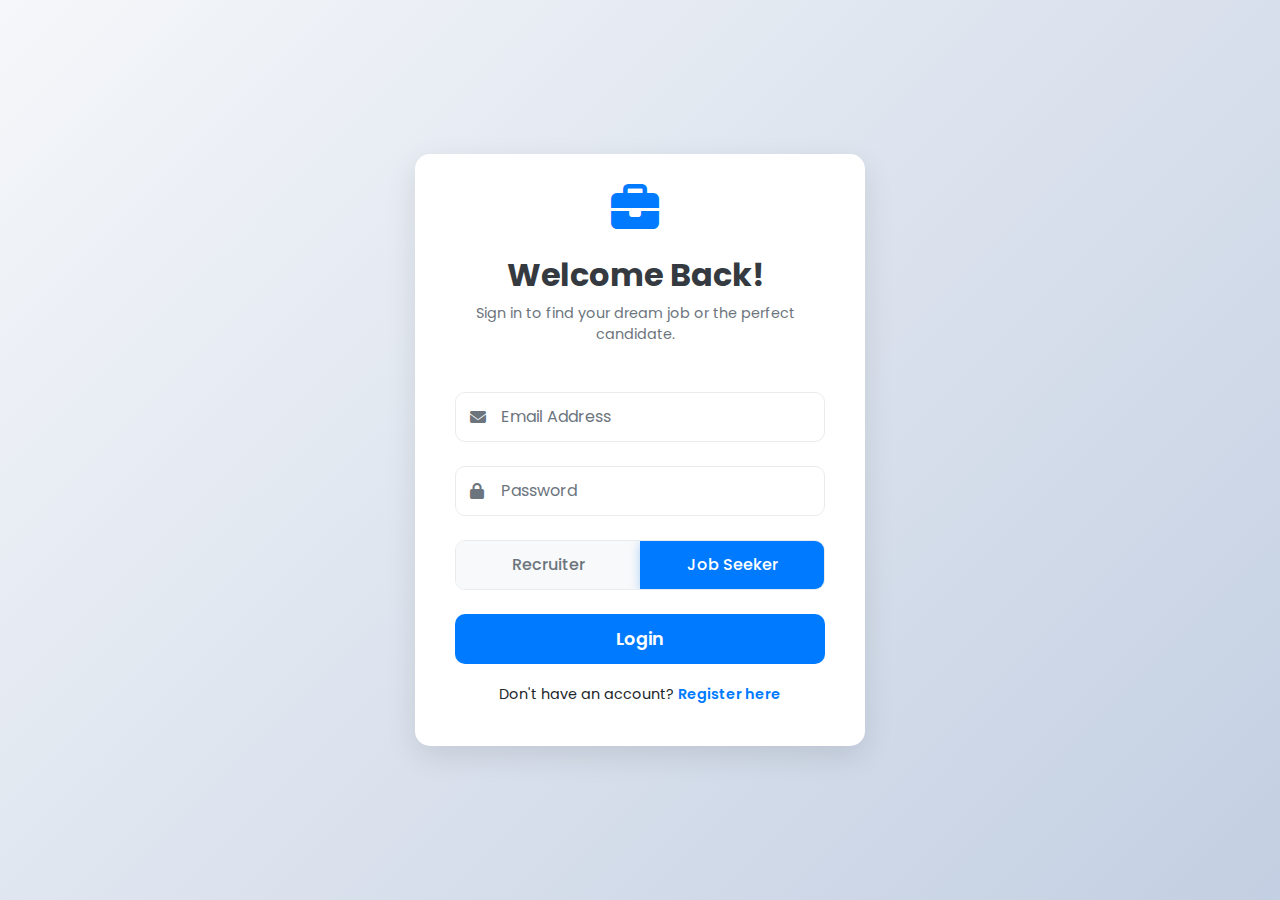
<file: templates/login.html>
<!DOCTYPE html>
<html lang="en">
<head>
    <meta charset="UTF-8">
    <meta name="viewport" content="width=device-width, initial-scale=1.0">
    <title>Login - JobGenie</title>
    
    <!-- Bootstrap CSS (Still useful for grid and base styles) -->
    <link href="https://stackpath.bootstrapcdn.com/bootstrap/4.5.2/css/bootstrap.min.css" rel="stylesheet">
    
    <!-- Font Awesome for Icons -->
    <link rel="stylesheet" href="https://cdnjs.cloudflare.com/ajax/libs/font-awesome/6.1.1/css/all.min.css">

    <!-- Google Fonts -->
    <link rel="preconnect" href="https://fonts.googleapis.com">
    <link rel="preconnect" href="https://fonts.gstatic.com" crossorigin>
    <link href="https://fonts.googleapis.com/css2?family=Poppins:wght@400;500;600;700&display=swap" rel="stylesheet">

    <style>
        :root {
            --primary-color: #007bff;
            --primary-hover-color: #0056b3;
            --light-gray-color: #f8f9fa;
            --medium-gray-color: #e9ecef;
            --dark-text-color: #343a40;
            --light-text-color: #6c757d;
        }

        body {
            font-family: 'Poppins', sans-serif;
            background: linear-gradient(135deg, #f5f7fa 0%, #c3cfe2 100%);
            display: flex;
            justify-content: center;
            align-items: center;
            min-height: 100vh;
            padding: 20px;
        }

        .login-card {
            width: 100%;
            width: 450px;
            background-color: #ffffff;
            border-radius: 15px;
            box-shadow: 0 10px 30px rgba(0, 0, 0, 0.1);
            overflow: hidden;
            animation: fadeIn 0.5s ease-in-out;
        }

        @keyframes fadeIn {
            from {
                opacity: 0;
                transform: scale(0.95);
            }
            to {
                opacity: 1;
                transform: scale(1);
            }
        }

        .login-header {
            text-align: center;
            padding: 20px 30px 10px 20px;
        }

        .login-header .logo {
            font-size: 3rem;
            color: var(--primary-color);
            margin-bottom: 10px;
        }

        .login-header h2 {
            font-weight: 700;
            color: var(--dark-text-color);
        }

        .login-header p {
            color: var(--light-text-color);
            font-size: 0.9rem;
        }

        .card-body {
            padding: 20px 40px 40px 40px;
        }

        .form-group {
            position: relative;
            margin-bottom: 1.5rem;
        }

        .form-control {
            height: 50px;
            border-radius: 10px;
            border: 1px solid var(--medium-gray-color);
            padding-left: 45px;
            transition: all 0.3s ease;
        }

        .form-control:focus {
            border-color: var(--primary-color);
            box-shadow: 0 0 0 3px rgba(0, 123, 255, 0.15);
        }

        .form-group .fa-icon {
            position: absolute;
            left: 15px;
            top: 50%;
            transform: translateY(-50%);
            color: var(--light-text-color);
            transition: color 0.3s ease;
        }

        .form-control:focus + .fa-icon {
            color: var(--primary-color);
        }

        /* Custom User Type Toggle */
        .user-type-toggle {
            display: flex;
            border: 1px solid var(--medium-gray-color);
            border-radius: 10px;
            overflow: hidden;
            margin-bottom: 1.5rem;
        }

        .user-type-toggle input[type="radio"] {
            display: none;
        }

        .user-type-toggle label {
            flex: 1;
            text-align: center;
            padding: 12px;
            margin: 0;
            cursor: pointer;
            font-weight: 500;
            color: var(--light-text-color);
            background-color: var(--light-gray-color);
            transition: all 0.3s ease;
        }

        .user-type-toggle input[type="radio"]:checked + label {
            background-color: var(--primary-color);
            color: #fff;
            box-shadow: 0 2px 10px rgba(0, 123, 255, 0.3);
        }

        .btn-login {
            background-color: var(--primary-color);
            color: white;
            width: 100%;
            border-radius: 10px;
            padding: 12px;
            font-weight: 600;
            font-size: 1.1rem;
            border: none;
            transition: all 0.3s ease;
        }

        .btn-login:hover {
            background-color: var(--primary-hover-color);
            transform: translateY(-2px);
            box-shadow: 0 4px 15px rgba(0, 123, 255, 0.3);
        }

        .login-footer {
            text-align: center;
            margin-top: 20px;
            font-size: 0.9rem;
        }

        .login-footer a {
            color: var(--primary-color);
            font-weight: 600;
            text-decoration: none;
        }
         .login-footer a:hover {
            text-decoration: underline;
        }
    </style>
</head>
<body>
    <div class="login-card">
        <div class="login-header">
            <div class="logo">
                <i class="fas fa-briefcase"></i>
            </div>
            <h2>Welcome Back!</h2>
            <p>Sign in to find your dream job or the perfect candidate.</p>
        </div>
        <div class="card-body">
            <form action="/login" method="POST">
                
                <div class="form-group">
                    <input type="email" class="form-control" id="email" name="email" placeholder="Email Address" required>
                    <i class="fas fa-envelope fa-icon"></i>
                </div>
                
                <div class="form-group">
                    <input type="password" class="form-control" id="password" name="password" placeholder="Password" required>
                    <i class="fas fa-lock fa-icon"></i>
                </div>

                <div class="user-type-toggle">
                    <input type="radio" id="user_type_recruiter" name="user_type" value="recruiter">
                    <label for="user_type_recruiter">Recruiter</label>
                    
                    <input type="radio" id="user_type_job_seeker" name="user_type" value="job_seeker" checked>
                    <label for="user_type_job_seeker">Job Seeker</label>
                </div>

                <button type="submit" class="btn btn-login">Login</button>
            </form>

            <div class="login-footer">
                Don't have an account? <a href="/register">Register here</a>
            </div>
        </div>
    </div>

</body>
</html>
</file>
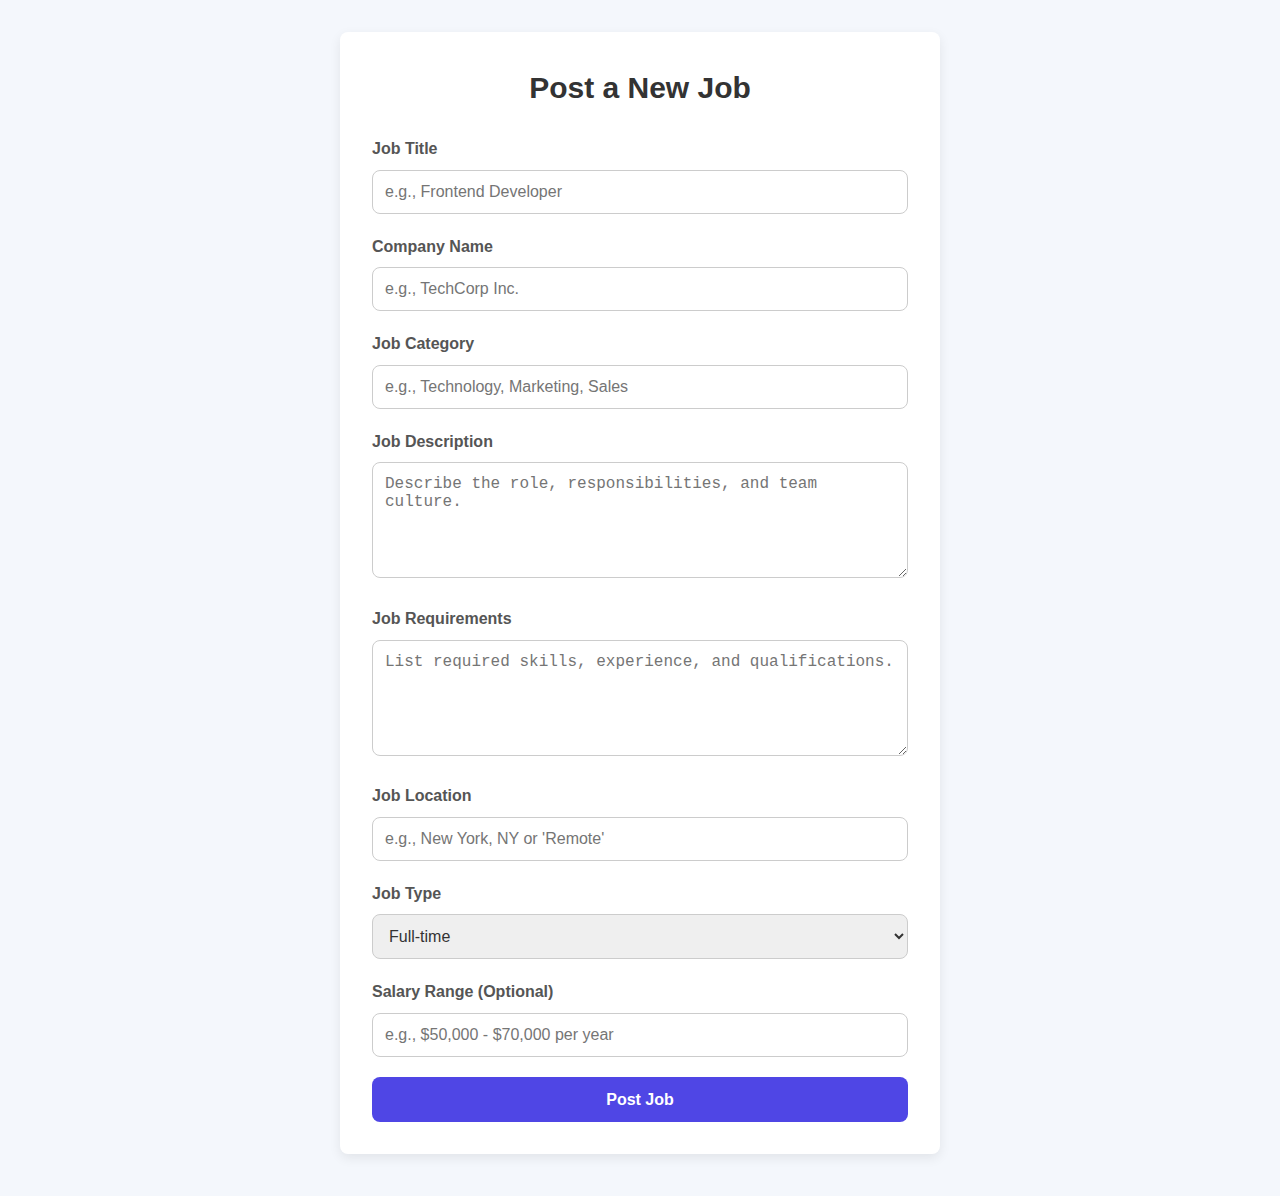
<file: templates/post-job.html>
<!DOCTYPE html>
<html lang="en">

<head>
    <meta charset="UTF-8">
    <meta name="viewport" content="width=device-width, initial-scale=1.0">
    <title>Post New Job | JobGenie</title>
    <style>
        * {
            margin: 0;
            padding: 0;
            box-sizing: border-box;
        }

        body {
            font-family: -apple-system, BlinkMacSystemFont, "Segoe UI", Roboto, "Helvetica Neue", Arial, sans-serif;
            background-color: #f4f7fc;
            padding: 2rem;
            line-height: 1.6;
        }

        .container {
            background-color: #fff;
            border-radius: 8px;
            padding: 2rem;
            box-shadow: 0 4px 12px rgba(0, 0, 0, 0.08);
            max-width: 600px;
            margin: auto;
        }

        h1 {
            font-size: 1.875rem;
            font-weight: 600;
            color: #333;
            margin-bottom: 1.5rem;
            text-align: center;
        }

        .form-group {
            margin-bottom: 1.25rem;
        }

        label {
            font-weight: 600;
            color: #555;
            display: block;
            /* Ensures label is on its own line */
        }

        input,
        textarea,
        select {
            width: 100%;
            padding: 0.75rem;
            margin-top: 0.5rem;
            border: 1px solid #ccc;
            border-radius: 8px;
            font-size: 1rem;
            color: #333;
            transition: border-color 0.2s, box-shadow 0.2s;
        }

        input:focus,
        textarea:focus,
        select:focus {
            outline: none;
            border-color: #4f46e5;
            box-shadow: 0 0 0 3px rgba(79, 70, 229, 0.15);
        }

        button {
            width: 100%;
            padding: 0.85rem;
            background-color: #4f46e5;
            color: white;
            border: none;
            border-radius: 8px;
            font-weight: 600;
            cursor: pointer;
            font-size: 1rem;
            transition: background-color 0.2s, transform 0.1s;
        }

        button:hover {
            background-color: #4338ca;
        }

        button:active {
            transform: translateY(1px);
        }

        button:disabled {
            background-color: #a5b4fc;
            cursor: not-allowed;
        }

        textarea {
            resize: vertical;
            min-height: 100px;
        }

        /* --- ADDED: Styles for the feedback message --- */
        #form-feedback {
            padding: 0.75rem 1rem;
            margin-bottom: 1.5rem;
            border-radius: 8px;
            font-weight: 500;
            text-align: center;
            display: none;
            /* Hidden by default */
        }

        .feedback-success {
            background-color: #d1fae5;
            /* Green background */
            color: #065f46;
            /* Dark green text */
            display: block;
        }

        .feedback-error {
            background-color: #fee2e2;
            /* Red background */
            color: #991b1b;
            /* Dark red text */
            display: block;
        }
    </style>
</head>

<body>
    <div class="container">
        <h1>Post a New Job</h1>

        <!-- MODIFIED: Removed 'action' and 'method' attributes from the form tag -->
        <form id="post-job-form">

            <!-- ADDED: This div will show success or error messages -->
            <div id="form-feedback"></div>

            <div class="form-group">
                <label for="job-title">Job Title</label>
                <input type="text" id="job-title" name="job_title" required placeholder="e.g., Frontend Developer">
            </div>

            <div class="form-group">
                <label for="company-name">Company Name</label>
                <input type="text" id="company-name" name="company_name" required placeholder="e.g., TechCorp Inc.">
            </div>

            <!-- ADDED: Category field, as it's required by your backend -->
            <div class="form-group">
                <label for="category">Job Category</label>
                <input type="text" id="category" name="category" required
                    placeholder="e.g., Technology, Marketing, Sales">
            </div>

            <div class="form-group">
                <label for="job-description">Job Description</label>
                <textarea id="job-description" name="job_description" rows="5" required
                    placeholder="Describe the role, responsibilities, and team culture."></textarea>
            </div>

            <div class="form-group">
                <label for="job-requirements">Job Requirements</label>
                <textarea id="job-requirements" name="job_requirements" rows="5"
                    placeholder="List required skills, experience, and qualifications."></textarea>
            </div>

            <div class="form-group">
                <label for="job-location">Job Location</label>
                <input type="text" id="job-location" name="job_location" placeholder="e.g., New York, NY or 'Remote'">
            </div>

            <div class="form-group">
                <label for="job-type">Job Type</label>
                <select id="job-type" name="job_type">
                    <option value="full-time">Full-time</option>
                    <option value="part-time">Part-time</option>
                    <option value="contract">Contract</option>
                    <option value="internship">Internship</option>
                </select>
            </div>

            <div class="form-group">
                <label for="salary">Salary Range (Optional)</label>
                <input type="text" id="salary" name="salary" placeholder="e.g., $50,000 - $70,000 per year">
            </div>

            <button type="submit" id="post-job-btn">Post Job</button>
        </form>
    </div>

    <!-- REMOVED: <script src="script.js"></script> -->
    <!-- ADDED: New, specific script for this page -->
    <script>
        console.log("fetch")
        document.addEventListener('DOMContentLoaded', () => {
            const form = document.getElementById('post-job-form');
            const feedbackEl = document.getElementById('form-feedback');
            const submitBtn = document.getElementById('post-job-btn');

            form.addEventListener('submit', async (event) => {
                // 1. Prevent the form from submitting the traditional way
                event.preventDefault();

                // 2. Give user feedback that something is happening
                submitBtn.disabled = true;
                submitBtn.textContent = 'Posting...';
                feedbackEl.style.display = 'none'; // Hide old messages

                // 3. Gather all form data into an object
                const formData = new FormData(form);
                const data = Object.fromEntries(formData.entries());

                try {
                    // 4. Send the data to the server using the Fetch API
                    const response = await fetch('/post-job', {
                        method: 'POST',
                        headers: {
                            'Content-Type': 'application/json',
                        },
                        body: JSON.stringify(data),
                    });

                    // 5. Get the server's response
                    const result = await response.json();
                    feedbackEl.textContent = result.message;
                    if (response.ok) {
                        feedbackEl.className = 'feedback-success';
                        console.log('Redirecting to:', result.redirect); // ✅ Add this
                        window.location.href = result.redirect;
                    } else {
                        feedbackEl.className = 'feedback-error';
                    }

                } catch (error) {
                    // Handle network errors (e.g., server is down)
                    console.error('Submission Error:', error);
                    feedbackEl.textContent = 'A network error occurred. Please try again later.';
                    feedbackEl.className = 'feedback-error';
                } finally {
                    // 7. Re-enable the button and make feedback visible
                    feedbackEl.style.display = 'block';
                    submitBtn.disabled = false;
                    submitBtn.textContent = 'Post Job';
                }
            });
        });
    </script>

</body>

</html>
</file>
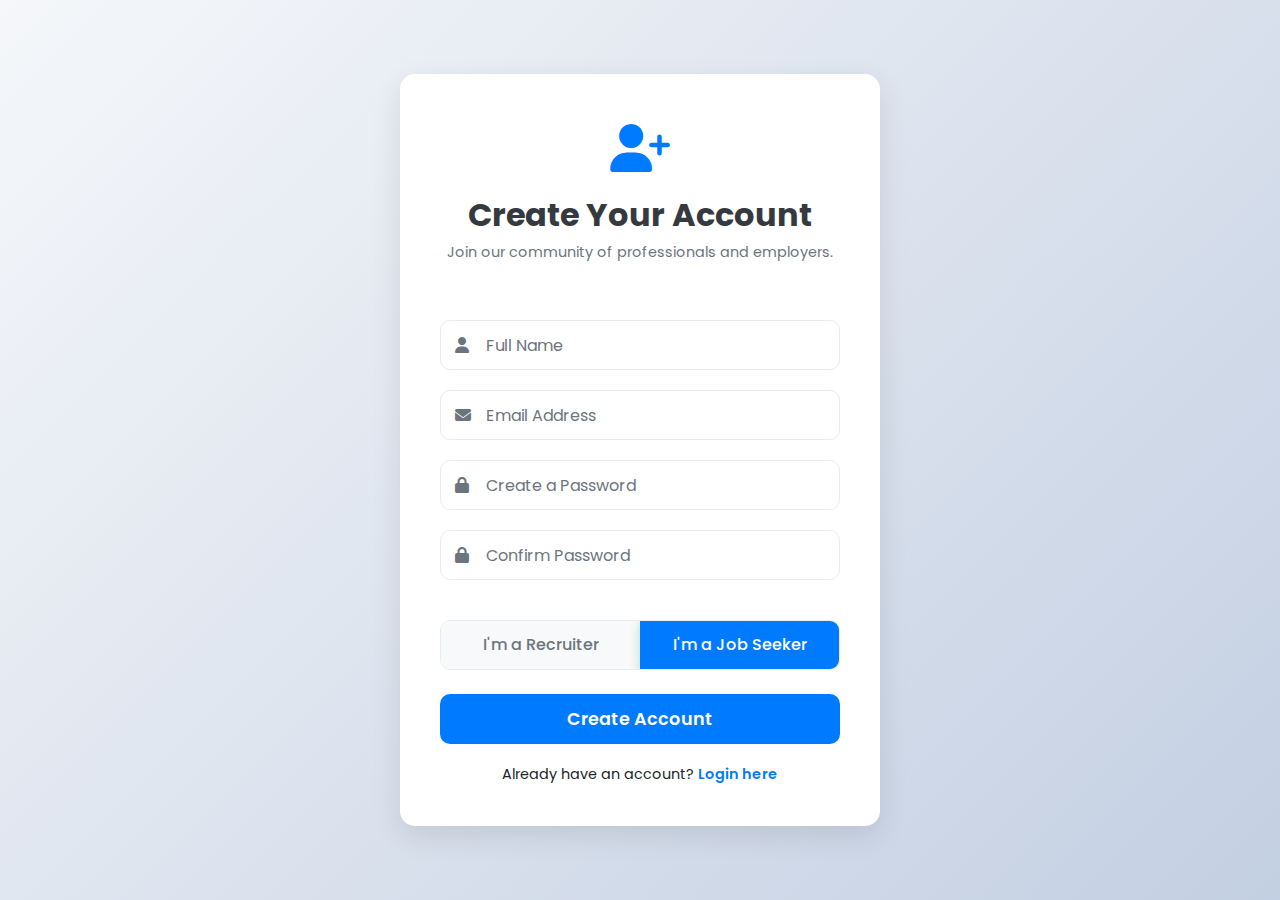
<file: templates/register.html>
<!DOCTYPE html>
<html lang="en">
<head>
    <meta charset="UTF-8">
    <meta name="viewport" content="width=device-width, initial-scale=1.0">
    <title>Register - JobGenie</title>
    
    <!-- Bootstrap CSS -->
    <link href="https://stackpath.bootstrapcdn.com/bootstrap/4.5.2/css/bootstrap.min.css" rel="stylesheet">
    
    <!-- Font Awesome for Icons -->
    <link rel="stylesheet" href="https://cdnjs.cloudflare.com/ajax/libs/font-awesome/6.1.1/css/all.min.css">

    <!-- Google Fonts -->
    <link rel="preconnect" href="https://fonts.googleapis.com">
    <link rel="preconnect" href="https://fonts.gstatic.com" crossorigin>
    <link href="https://fonts.googleapis.com/css2?family=Poppins:wght@400;500;600;700&display=swap" rel="stylesheet">

    <style>
        :root {
            --primary-color: #007bff;
            --primary-hover-color: #0056b3;
            --light-gray-color: #f8f9fa;
            --medium-gray-color: #e9ecef;
            --dark-text-color: #343a40;
            --light-text-color: #6c757d;
            --danger-color: #dc3545;
            --success-color: #28a745;
        }

        body {
            font-family: 'Poppins', sans-serif;
            background: linear-gradient(135deg, #f5f7fa 0%, #c3cfe2 100%);
            display: flex;
            justify-content: center;
            align-items: center;
            min-height: 100vh;
            padding: 20px 0; /* Add padding for smaller screens */
        }

        .register-card {
            width: 100%;
            max-width: 480px; /* Slightly wider for more fields */
            background-color: #ffffff;
            border-radius: 15px;
            box-shadow: 0 10px 30px rgba(0, 0, 0, 0.1);
            overflow: hidden;
            animation: fadeIn 0.5s ease-in-out;
        }
        
        @keyframes fadeIn {
            from { opacity: 0; transform: scale(0.95); }
            to { opacity: 1; transform: scale(1); }
        }

        .register-header {
            text-align: center;
            padding: 40px 30px 20px 30px;
        }

        .register-header .logo {
            font-size: 3rem;
            color: var(--primary-color);
            margin-bottom: 10px;
        }

        .register-header h2 {
            font-weight: 700;
            color: var(--dark-text-color);
        }

        .register-header p {
            color: var(--light-text-color);
            font-size: 0.9rem;
        }

        .card-body {
            padding: 20px 40px 40px 40px;
        }

        .form-group {
            position: relative;
            margin-bottom: 1.25rem; /* Tighter spacing */
        }

        .form-control {
            height: 50px;
            border-radius: 10px;
            border: 1px solid var(--medium-gray-color);
            padding-left: 45px;
            transition: all 0.3s ease;
        }
        
        .form-control:focus {
            box-shadow: 0 0 0 3px rgba(40, 167, 69, 0.15);
            border-color: var(--primary-color);
        }
        
        .form-group .fa-icon {
            position: absolute;
            left: 15px;
            top: 17px; /* Adjusted for label */
            color: var(--light-text-color);
            transition: color 0.3s ease;
        }

        .form-control:focus + .fa-icon {
            color: var(--primary-color);
        }

        .user-type-toggle {
            display: flex;
            border: 1px solid var(--medium-gray-color);
            border-radius: 10px;
            overflow: hidden;
            margin-bottom: 1.5rem;
        }

        .user-type-toggle input[type="radio"] { display: none; }
        .user-type-toggle label {
            flex: 1; text-align: center; padding: 12px; margin: 0;
            cursor: pointer; font-weight: 500; color: var(--light-text-color);
            background-color: var(--light-gray-color);
            transition: all 0.3s ease;
        }
        .user-type-toggle input[type="radio"]:checked + label {
            background-color: var(--primary-color); color: #fff;
            box-shadow: 0 2px 10px rgba(40, 167, 69, 0.3);
        }

        .btn-register {
            background-color: var(--primary-color);
            color: white; width: 100%; border-radius: 10px; padding: 12px;
            font-weight: 600; font-size: 1.1rem; border: none;
            transition: all 0.3s ease;
        }
        .btn-register:hover {
            background-color: var(--primary-hover-color);
            transform: translateY(-2px);
            box-shadow: 0 4px 15px rgba(40, 167, 69, 0.3);
        }

        .register-footer {
            text-align: center; margin-top: 20px; font-size: 0.9rem;
        }
        .register-footer a {
            color: var(--primary-color); font-weight: 600; text-decoration: none;
        }
        .register-footer a:hover { text-decoration: underline; }

        /* Validation Styles */
        #password-match-msg {
            font-size: 0.8rem;
            font-weight: 500;
            margin-top: 5px;
            height: 15px; /* Reserve space to prevent layout shift */
        }
        .is-invalid { border-color: var(--danger-color) !important; }
        .is-valid { border-color: var(--success-color) !important; }
    </style>
</head>
<body>
    <div class="register-card">
        <div class="register-header">
            <div class="logo">
                <i class="fas fa-user-plus"></i>
            </div>
            <h2>Create Your Account</h2>
            <p>Join our community of professionals and employers.</p>
        </div>
        <div class="card-body">
            <form action="/register" method="POST">
                
                <div class="form-group">
                    <input type="text" class="form-control" id="username" name="username" placeholder="Full Name" required>
                    <i class="fas fa-user fa-icon"></i>
                </div>
                
                <div class="form-group">
                    <input type="email" class="form-control" id="email" name="email" placeholder="Email Address" required>
                    <i class="fas fa-envelope fa-icon"></i>
                </div>

                <div class="form-group">
                    <input type="password" class="form-control" id="password" name="password" placeholder="Create a Password" required>
                    <i class="fas fa-lock fa-icon"></i>
                </div>

                <div class="form-group">
                    <input type="password" class="form-control" id="confirm_password" name="confirm_password" placeholder="Confirm Password" required>
                    <i class="fas fa-lock fa-icon"></i>
                    <div id="password-match-msg"></div>
                </div>

                <div class="user-type-toggle">
                    <input type="radio" id="user_type_recruiter" name="user_type" value="recruiter">
                    <label for="user_type_recruiter">I'm a Recruiter</label>
                    
                    <input type="radio" id="user_type_job_seeker" name="user_type" value="job_seeker" checked>
                    <label for="user_type_job_seeker">I'm a Job Seeker</label>
                </div>

                <button type="submit" class="btn btn-register">Create Account</button>
            </form>

            <div class="register-footer">
                Already have an account? <a href="/login">Login here</a>
            </div>
        </div>
    </div>

    <script>
        document.addEventListener('DOMContentLoaded', function() {
            const passwordInput = document.getElementById('password');
            const confirmPasswordInput = document.getElementById('confirm_password');
            const messageElement = document.getElementById('password-match-msg');

            function validatePasswords() {
                const pass = passwordInput.value;
                const confirmPass = confirmPasswordInput.value;

                // Don't show a message if the confirm field is empty
                if (confirmPass === '') {
                    messageElement.textContent = '';
                    confirmPasswordInput.classList.remove('is-valid', 'is-invalid');
                    return;
                }

                if (pass === confirmPass) {
                    messageElement.textContent = 'Passwords match!';
                    messageElement.style.color = 'var(--success-color)';
                    confirmPasswordInput.classList.remove('is-invalid');
                    confirmPasswordInput.classList.add('is-valid');
                } else {
                    messageElement.textContent = 'Passwords do not match.';
                    messageElement.style.color = 'var(--danger-color)';
                    confirmPasswordInput.classList.remove('is-valid');
                    confirmPasswordInput.classList.add('is-invalid');
                }
            }
            
            // Add event listeners to check on input
            passwordInput.addEventListener('keyup', validatePasswords);
            confirmPasswordInput.addEventListener('keyup', validatePasswords);
        });
    </script>
</body>
</html>
</file>
